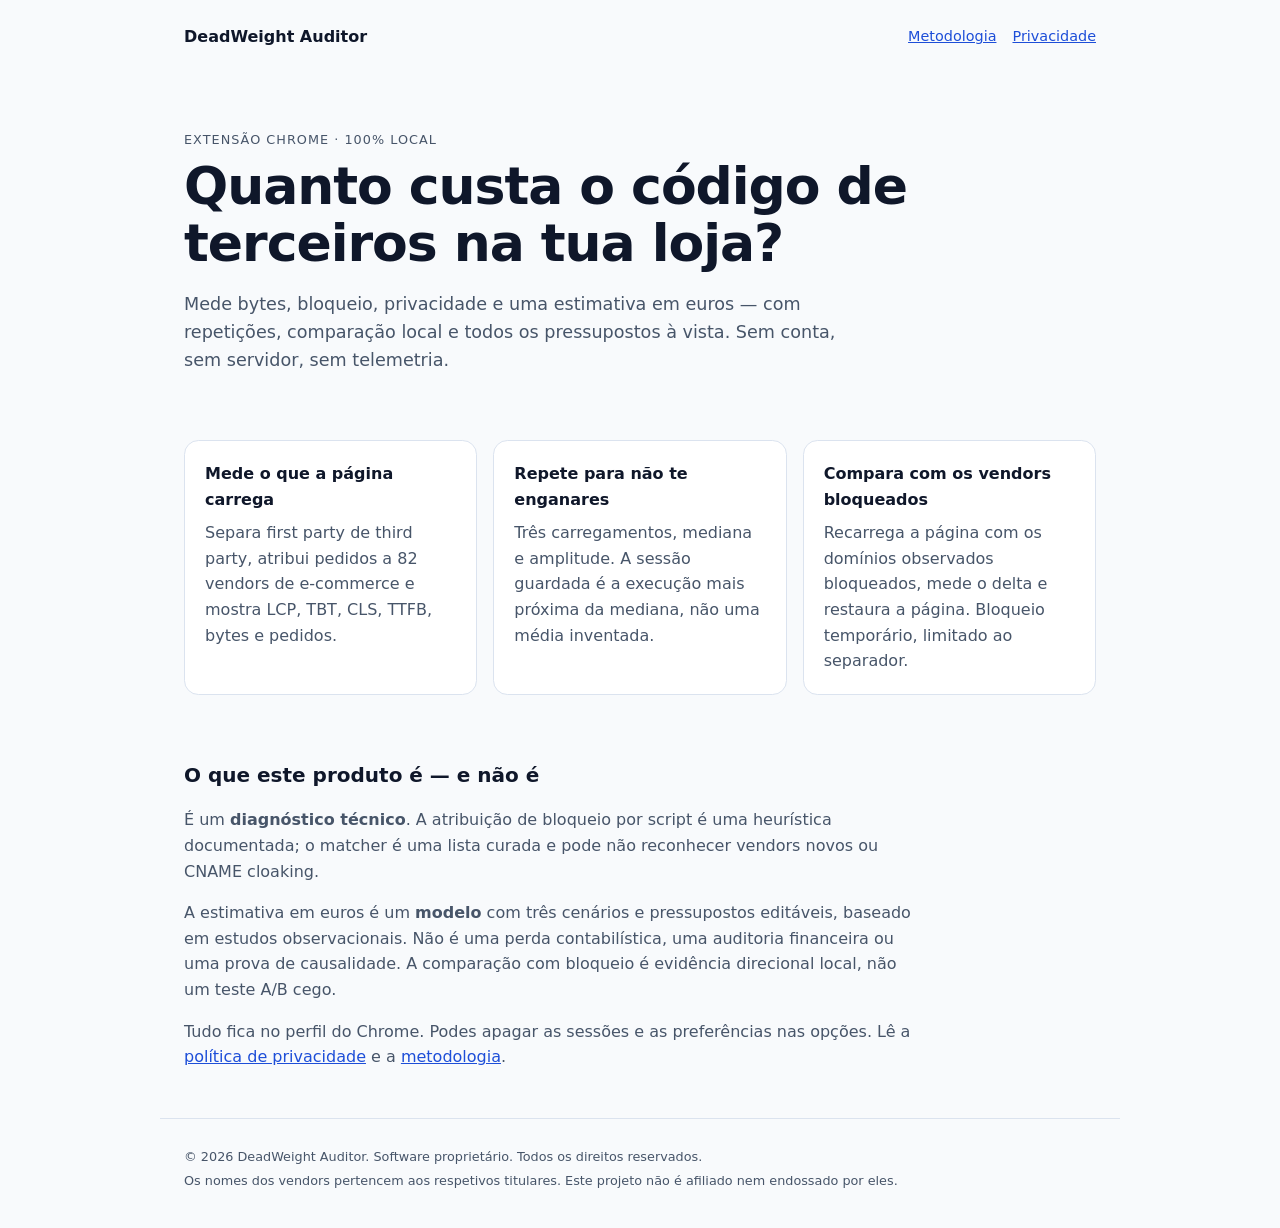
<file: index.html>
<!doctype html>
<html lang="pt-PT">
  <head>
    <meta charset="utf-8" />
    <meta name="viewport" content="width=device-width, initial-scale=1" />
    <title>DeadWeight Auditor — o custo real do código de terceiros</title>
    <meta
      name="description"
      content="Diagnóstico local do custo de scripts de terceiros em e-commerce: bytes, atraso, privacidade e uma estimativa em euros, com evidência medida."
    />
    <link rel="stylesheet" href="./styles.css" />
  </head>
  <body>
    <header class="site-header">
      <a class="brand" href="./index.html">DeadWeight Auditor</a>
      <nav aria-label="Principal">
        <a href="./methodology.html">Metodologia</a>
        <a href="./privacy.html">Privacidade</a>
      </nav>
    </header>

    <main>
      <section class="hero">
        <p class="eyebrow">Extensão Chrome · 100% local</p>
        <h1>Quanto custa o código de terceiros na tua loja?</h1>
        <p class="lede">
          Mede bytes, bloqueio, privacidade e uma estimativa em euros — com repetições, comparação
          local e todos os pressupostos à vista. Sem conta, sem servidor, sem telemetria.
        </p>
      </section>

      <section class="grid" aria-label="O que faz">
        <article class="card">
          <h2>Mede o que a página carrega</h2>
          <p>
            Separa first party de third party, atribui pedidos a 82 vendors de e-commerce e mostra
            LCP, TBT, CLS, TTFB, bytes e pedidos.
          </p>
        </article>
        <article class="card">
          <h2>Repete para não te enganares</h2>
          <p>
            Três carregamentos, mediana e amplitude. A sessão guardada é a execução mais próxima da
            mediana, não uma média inventada.
          </p>
        </article>
        <article class="card">
          <h2>Compara com os vendors bloqueados</h2>
          <p>
            Recarrega a página com os domínios observados bloqueados, mede o delta e restaura a
            página. Bloqueio temporário, limitado ao separador.
          </p>
        </article>
      </section>

      <section class="prose">
        <h2>O que este produto é — e não é</h2>
        <p>
          É um <strong>diagnóstico técnico</strong>. A atribuição de bloqueio por script é uma
          heurística documentada; o matcher é uma lista curada e pode não reconhecer vendors novos
          ou CNAME cloaking.
        </p>
        <p>
          A estimativa em euros é um <strong>modelo</strong> com três cenários e pressupostos
          editáveis, baseado em estudos observacionais. Não é uma perda contabilística, uma
          auditoria financeira ou uma prova de causalidade. A comparação com bloqueio é evidência
          direcional local, não um teste A/B cego.
        </p>
        <p>
          Tudo fica no perfil do Chrome. Podes apagar as sessões e as preferências nas opções. Lê a
          <a href="./privacy.html">política de privacidade</a> e a
          <a href="./methodology.html">metodologia</a>.
        </p>
      </section>
    </main>

    <footer class="site-footer">
      <p>© 2026 DeadWeight Auditor. Software proprietário. Todos os direitos reservados.</p>
      <p class="muted">
        Os nomes dos vendors pertencem aos respetivos titulares. Este projeto não é afiliado nem
        endossado por eles.
      </p>
    </footer>
  </body>
</html>
</file>
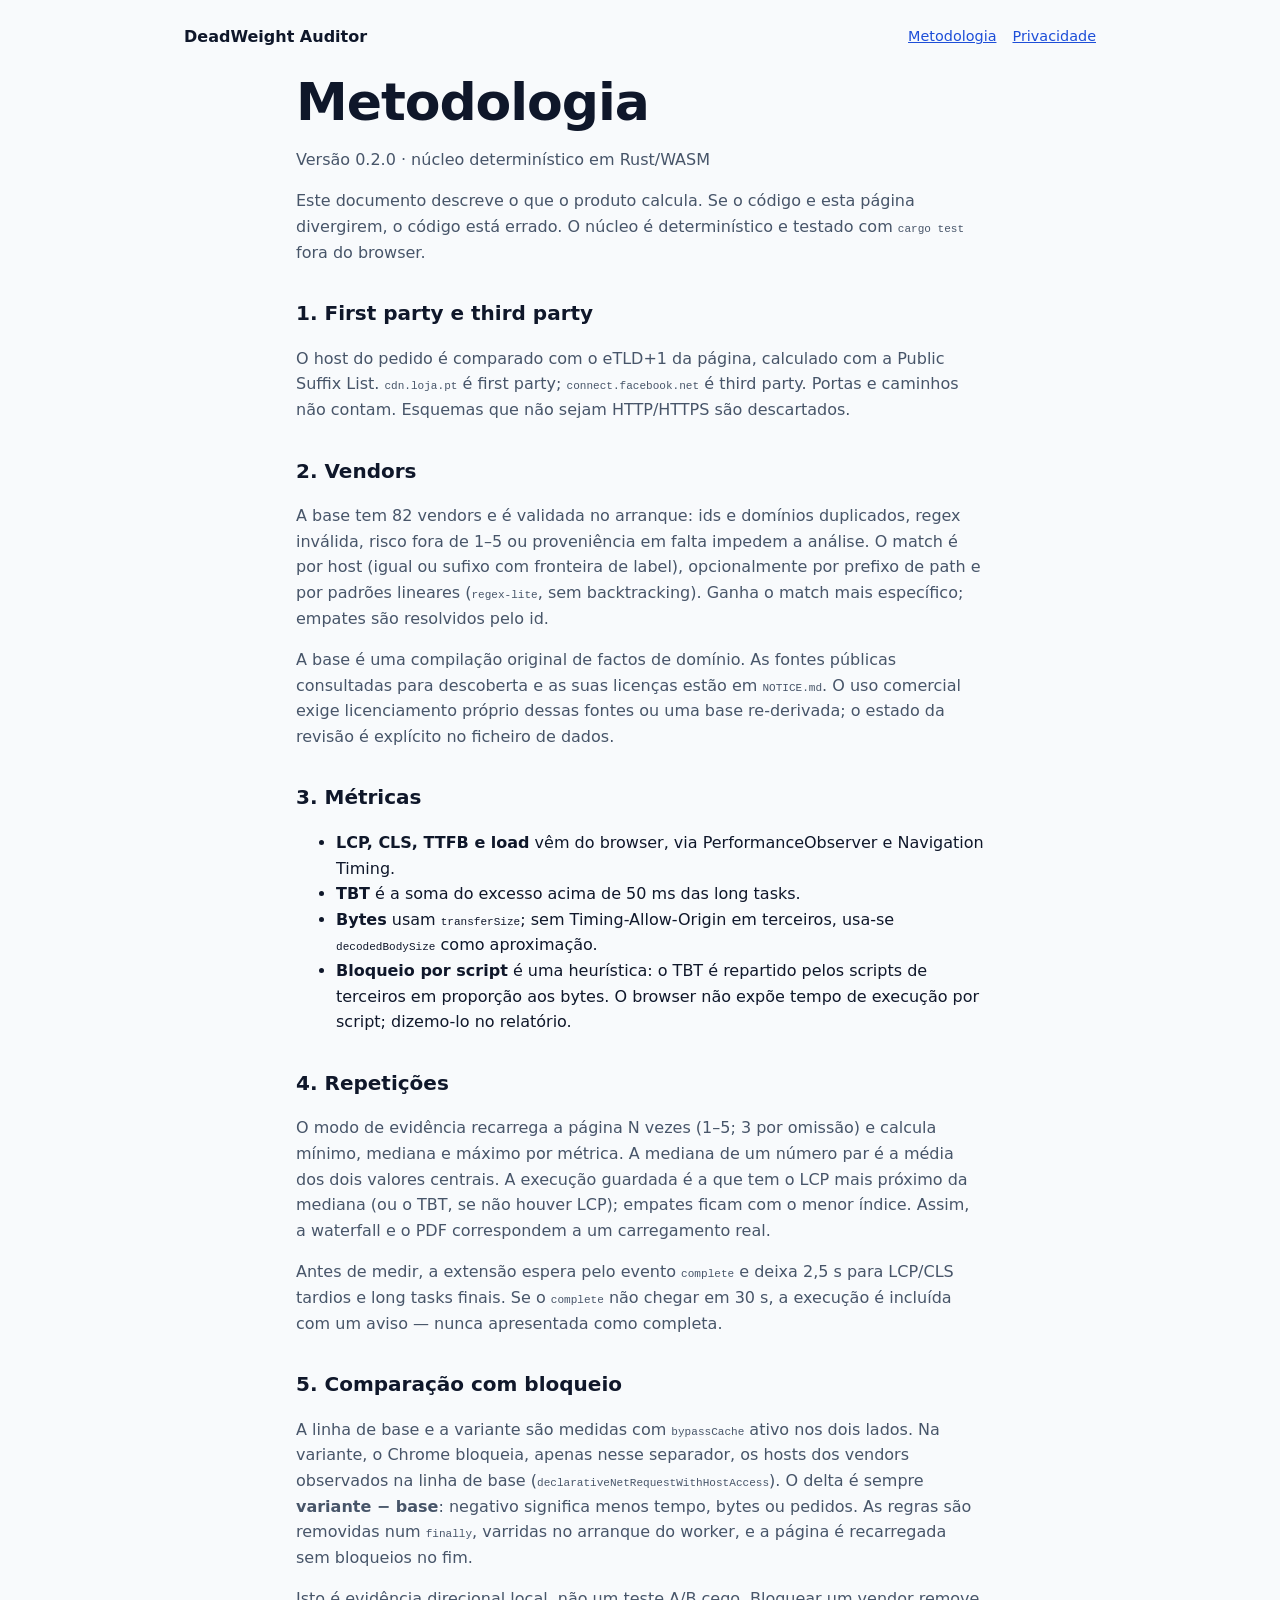
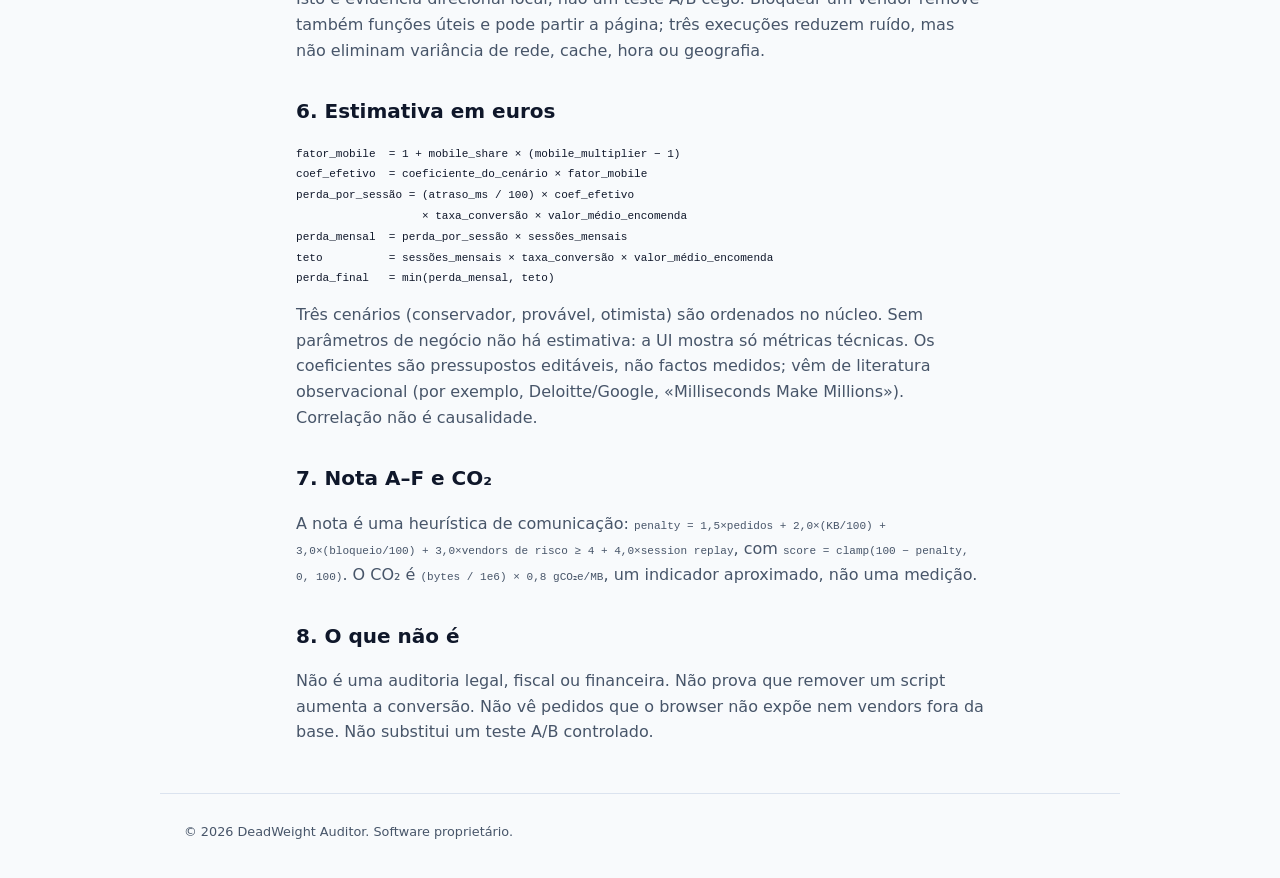
<file: methodology.html>
<!doctype html>
<html lang="pt-PT">
  <head>
    <meta charset="utf-8" />
    <meta name="viewport" content="width=device-width, initial-scale=1" />
    <title>Metodologia — DeadWeight Auditor</title>
    <meta
      name="description"
      content="Como o DeadWeight Auditor classifica pedidos, mede repetições, compara com bloqueio e calcula a estimativa em euros."
    />
    <link rel="stylesheet" href="./styles.css" />
  </head>
  <body>
    <header class="site-header">
      <a class="brand" href="./index.html">DeadWeight Auditor</a>
      <nav aria-label="Principal">
        <a href="./methodology.html" aria-current="page">Metodologia</a>
        <a href="./privacy.html">Privacidade</a>
      </nav>
    </header>

    <main class="prose">
      <h1>Metodologia</h1>
      <p class="muted">Versão 0.2.0 · núcleo determinístico em Rust/WASM</p>

      <p>
        Este documento descreve o que o produto calcula. Se o código e esta página divergirem, o
        código está errado. O núcleo é determinístico e testado com <code>cargo test</code> fora do
        browser.
      </p>

      <h2>1. First party e third party</h2>
      <p>
        O host do pedido é comparado com o eTLD+1 da página, calculado com a Public Suffix List.
        <code>cdn.loja.pt</code> é first party; <code>connect.facebook.net</code> é third party.
        Portas e caminhos não contam. Esquemas que não sejam HTTP/HTTPS são descartados.
      </p>

      <h2>2. Vendors</h2>
      <p>
        A base tem 82 vendors e é validada no arranque: ids e domínios duplicados, regex inválida,
        risco fora de 1–5 ou proveniência em falta impedem a análise. O match é por host (igual ou
        sufixo com fronteira de label), opcionalmente por prefixo de path e por padrões lineares
        (<code>regex-lite</code>, sem backtracking). Ganha o match mais específico; empates são
        resolvidos pelo id.
      </p>
      <p>
        A base é uma compilação original de factos de domínio. As fontes públicas consultadas para
        descoberta e as suas licenças estão em
        <code>NOTICE.md</code>. O uso comercial exige licenciamento próprio dessas fontes ou uma
        base re-derivada; o estado da revisão é explícito no ficheiro de dados.
      </p>

      <h2>3. Métricas</h2>
      <ul>
        <li>
          <strong>LCP, CLS, TTFB e load</strong> vêm do browser, via PerformanceObserver e
          Navigation Timing.
        </li>
        <li><strong>TBT</strong> é a soma do excesso acima de 50 ms das long tasks.</li>
        <li>
          <strong>Bytes</strong> usam <code>transferSize</code>; sem Timing-Allow-Origin em
          terceiros, usa-se <code>decodedBodySize</code> como aproximação.
        </li>
        <li>
          <strong>Bloqueio por script</strong> é uma heurística: o TBT é repartido pelos scripts de
          terceiros em proporção aos bytes. O browser não expõe tempo de execução por script;
          dizemo-lo no relatório.
        </li>
      </ul>

      <h2>4. Repetições</h2>
      <p>
        O modo de evidência recarrega a página N vezes (1–5; 3 por omissão) e calcula mínimo,
        mediana e máximo por métrica. A mediana de um número par é a média dos dois valores
        centrais. A execução guardada é a que tem o LCP mais próximo da mediana (ou o TBT, se não
        houver LCP); empates ficam com o menor índice. Assim, a waterfall e o PDF correspondem a um
        carregamento real.
      </p>
      <p>
        Antes de medir, a extensão espera pelo evento <code>complete</code> e deixa 2,5 s para
        LCP/CLS tardios e long tasks finais. Se o <code>complete</code> não chegar em 30 s, a
        execução é incluída com um aviso — nunca apresentada como completa.
      </p>

      <h2>5. Comparação com bloqueio</h2>
      <p>
        A linha de base e a variante são medidas com <code>bypassCache</code>
        ativo nos dois lados. Na variante, o Chrome bloqueia, apenas nesse separador, os hosts dos
        vendors observados na linha de base (<code>declarativeNetRequestWithHostAccess</code>). O
        delta é sempre
        <strong>variante − base</strong>: negativo significa menos tempo, bytes ou pedidos. As
        regras são removidas num <code>finally</code>, varridas no arranque do worker, e a página é
        recarregada sem bloqueios no fim.
      </p>
      <p>
        Isto é evidência direcional local, não um teste A/B cego. Bloquear um vendor remove também
        funções úteis e pode partir a página; três execuções reduzem ruído, mas não eliminam
        variância de rede, cache, hora ou geografia.
      </p>

      <h2>6. Estimativa em euros</h2>
      <pre><code>fator_mobile  = 1 + mobile_share × (mobile_multiplier − 1)
coef_efetivo  = coeficiente_do_cenário × fator_mobile
perda_por_sessão = (atraso_ms / 100) × coef_efetivo
                   × taxa_conversão × valor_médio_encomenda
perda_mensal  = perda_por_sessão × sessões_mensais
teto          = sessões_mensais × taxa_conversão × valor_médio_encomenda
perda_final   = min(perda_mensal, teto)</code></pre>
      <p>
        Três cenários (conservador, provável, otimista) são ordenados no núcleo. Sem parâmetros de
        negócio não há estimativa: a UI mostra só métricas técnicas. Os coeficientes são
        pressupostos editáveis, não factos medidos; vêm de literatura observacional (por exemplo,
        Deloitte/Google, «Milliseconds Make Millions»). Correlação não é causalidade.
      </p>

      <h2>7. Nota A–F e CO₂</h2>
      <p>
        A nota é uma heurística de comunicação:
        <code
          >penalty = 1,5×pedidos + 2,0×(KB/100) + 3,0×(bloqueio/100) + 3,0×vendors de risco ≥ 4 +
          4,0×session replay</code
        >, com <code>score = clamp(100 − penalty, 0, 100)</code>. O CO₂ é
        <code>(bytes / 1e6) × 0,8 gCO₂e/MB</code>, um indicador aproximado, não uma medição.
      </p>

      <h2>8. O que não é</h2>
      <p>
        Não é uma auditoria legal, fiscal ou financeira. Não prova que remover um script aumenta a
        conversão. Não vê pedidos que o browser não expõe nem vendors fora da base. Não substitui um
        teste A/B controlado.
      </p>
    </main>

    <footer class="site-footer">
      <p>© 2026 DeadWeight Auditor. Software proprietário.</p>
    </footer>
  </body>
</html>
</file>
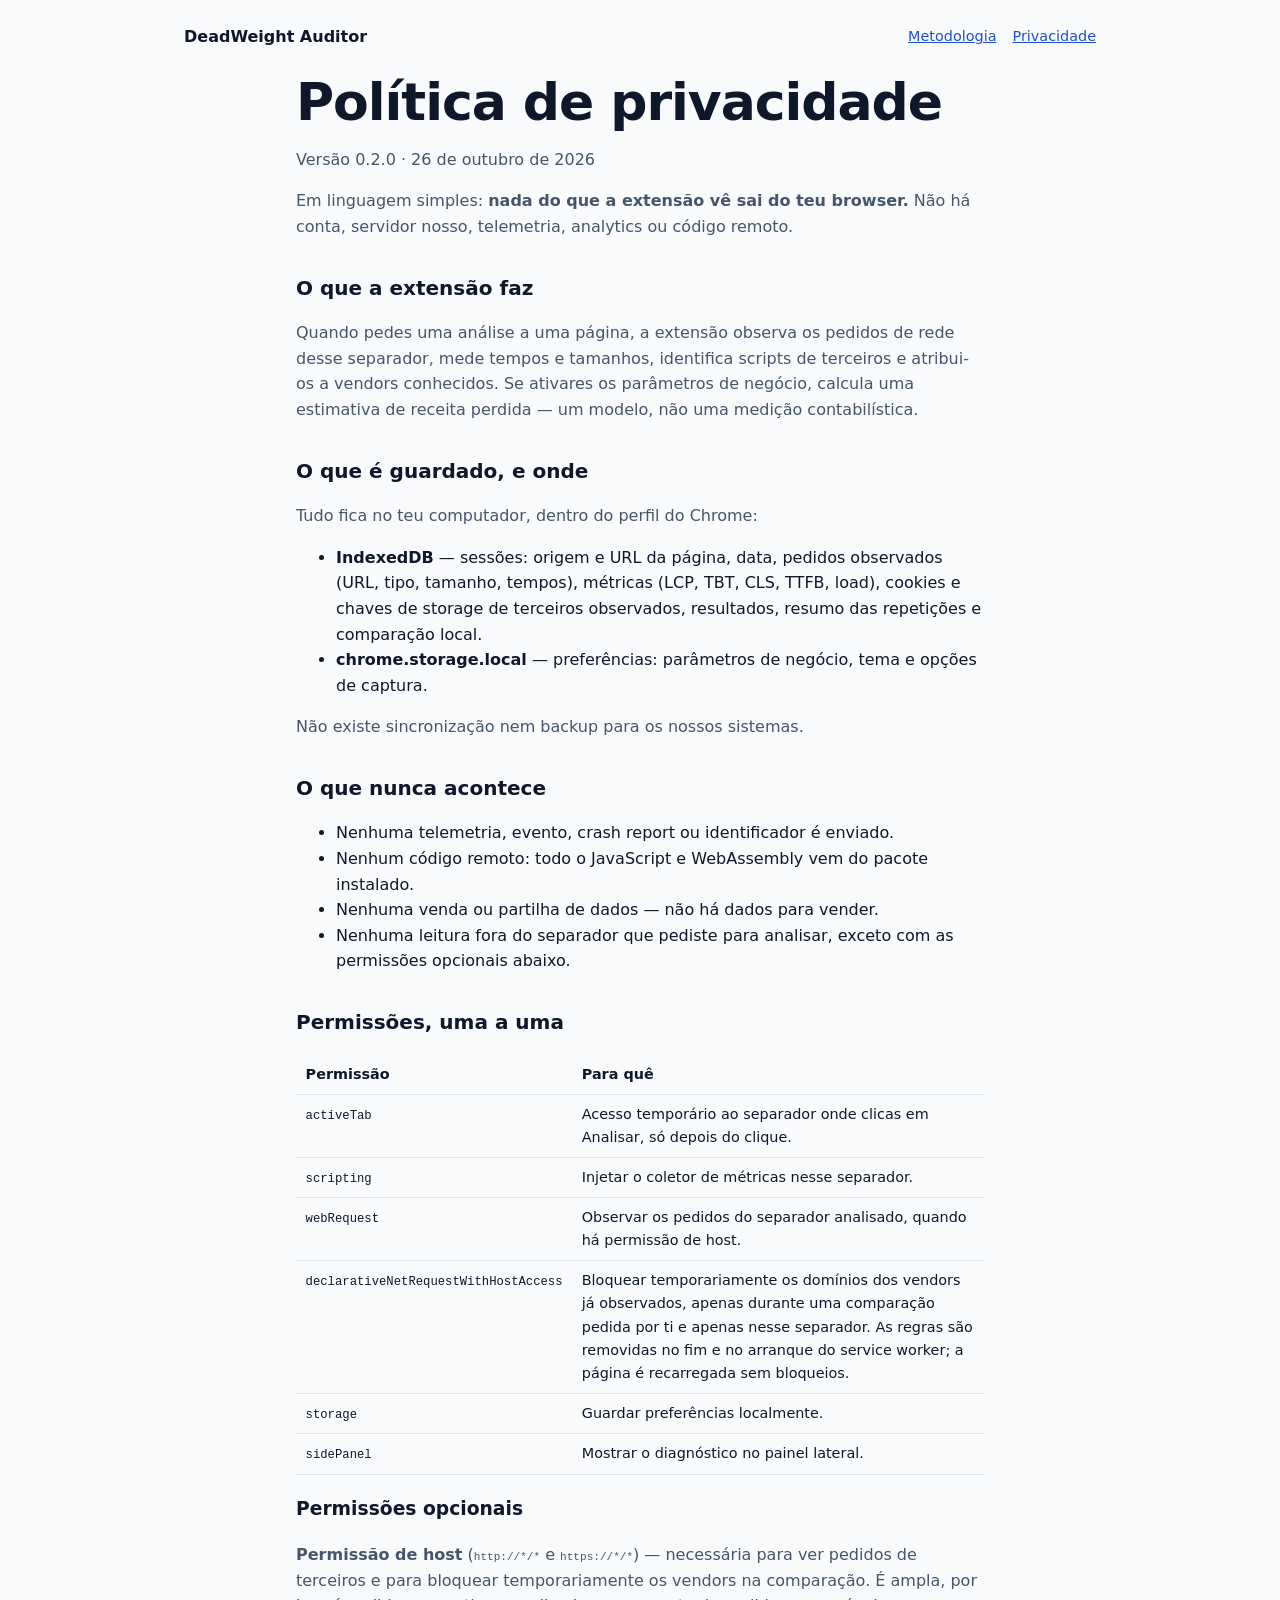
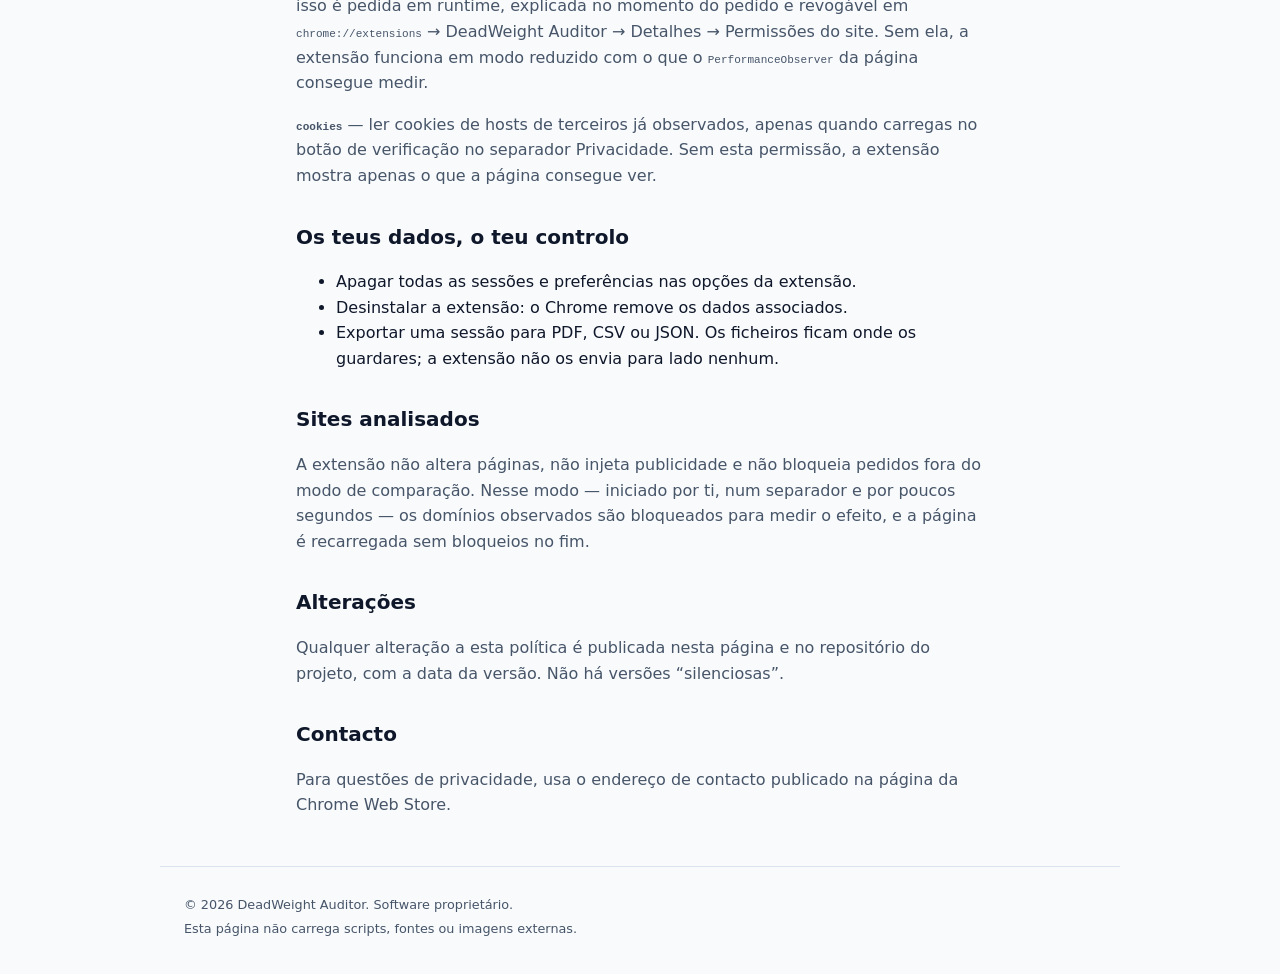
<file: privacy.html>
<!doctype html>
<html lang="pt-PT">
  <head>
    <meta charset="utf-8" />
    <meta name="viewport" content="width=device-width, initial-scale=1" />
    <title>Política de privacidade — DeadWeight Auditor</title>
    <meta
      name="description"
      content="Política de privacidade do DeadWeight Auditor: tudo fica no browser, sem telemetria, sem servidor, sem código remoto."
    />
    <link rel="stylesheet" href="./styles.css" />
  </head>
  <body>
    <header class="site-header">
      <a class="brand" href="./index.html">DeadWeight Auditor</a>
      <nav aria-label="Principal">
        <a href="./methodology.html">Metodologia</a>
        <a href="./privacy.html" aria-current="page">Privacidade</a>
      </nav>
    </header>

    <main class="prose">
      <h1>Política de privacidade</h1>
      <p class="muted">Versão 0.2.0 · 26 de outubro de 2026</p>

      <p>
        Em linguagem simples: <strong>nada do que a extensão vê sai do teu browser.</strong> Não há
        conta, servidor nosso, telemetria, analytics ou código remoto.
      </p>

      <h2>O que a extensão faz</h2>
      <p>
        Quando pedes uma análise a uma página, a extensão observa os pedidos de rede desse
        separador, mede tempos e tamanhos, identifica scripts de terceiros e atribui-os a vendors
        conhecidos. Se ativares os parâmetros de negócio, calcula uma estimativa de receita perdida
        — um modelo, não uma medição contabilística.
      </p>

      <h2>O que é guardado, e onde</h2>
      <p>Tudo fica no teu computador, dentro do perfil do Chrome:</p>
      <ul>
        <li>
          <strong>IndexedDB</strong> — sessões: origem e URL da página, data, pedidos observados
          (URL, tipo, tamanho, tempos), métricas (LCP, TBT, CLS, TTFB, load), cookies e chaves de
          storage de terceiros observados, resultados, resumo das repetições e comparação local.
        </li>
        <li>
          <strong>chrome.storage.local</strong> — preferências: parâmetros de negócio, tema e opções
          de captura.
        </li>
      </ul>
      <p>Não existe sincronização nem backup para os nossos sistemas.</p>

      <h2>O que nunca acontece</h2>
      <ul>
        <li>Nenhuma telemetria, evento, crash report ou identificador é enviado.</li>
        <li>Nenhum código remoto: todo o JavaScript e WebAssembly vem do pacote instalado.</li>
        <li>Nenhuma venda ou partilha de dados — não há dados para vender.</li>
        <li>
          Nenhuma leitura fora do separador que pediste para analisar, exceto com as permissões
          opcionais abaixo.
        </li>
      </ul>

      <h2>Permissões, uma a uma</h2>
      <table>
        <thead>
          <tr>
            <th>Permissão</th>
            <th>Para quê</th>
          </tr>
        </thead>
        <tbody>
          <tr>
            <td><code>activeTab</code></td>
            <td>Acesso temporário ao separador onde clicas em Analisar, só depois do clique.</td>
          </tr>
          <tr>
            <td><code>scripting</code></td>
            <td>Injetar o coletor de métricas nesse separador.</td>
          </tr>
          <tr>
            <td><code>webRequest</code></td>
            <td>Observar os pedidos do separador analisado, quando há permissão de host.</td>
          </tr>
          <tr>
            <td><code>declarativeNetRequestWithHostAccess</code></td>
            <td>
              Bloquear temporariamente os domínios dos vendors já observados, apenas durante uma
              comparação pedida por ti e apenas nesse separador. As regras são removidas no fim e no
              arranque do service worker; a página é recarregada sem bloqueios.
            </td>
          </tr>
          <tr>
            <td><code>storage</code></td>
            <td>Guardar preferências localmente.</td>
          </tr>
          <tr>
            <td><code>sidePanel</code></td>
            <td>Mostrar o diagnóstico no painel lateral.</td>
          </tr>
        </tbody>
      </table>

      <h3>Permissões opcionais</h3>
      <p>
        <strong>Permissão de host</strong> (<code>http://*/*</code> e <code>https://*/*</code>) —
        necessária para ver pedidos de terceiros e para bloquear temporariamente os vendors na
        comparação. É ampla, por isso é pedida em runtime, explicada no momento do pedido e
        revogável em <code>chrome://extensions</code> → DeadWeight Auditor → Detalhes → Permissões
        do site. Sem ela, a extensão funciona em modo reduzido com o que o
        <code>PerformanceObserver</code> da página consegue medir.
      </p>
      <p>
        <strong><code>cookies</code></strong> — ler cookies de hosts de terceiros já observados,
        apenas quando carregas no botão de verificação no separador Privacidade. Sem esta permissão,
        a extensão mostra apenas o que a página consegue ver.
      </p>

      <h2>Os teus dados, o teu controlo</h2>
      <ul>
        <li>Apagar todas as sessões e preferências nas opções da extensão.</li>
        <li>Desinstalar a extensão: o Chrome remove os dados associados.</li>
        <li>
          Exportar uma sessão para PDF, CSV ou JSON. Os ficheiros ficam onde os guardares; a
          extensão não os envia para lado nenhum.
        </li>
      </ul>

      <h2>Sites analisados</h2>
      <p>
        A extensão não altera páginas, não injeta publicidade e não bloqueia pedidos fora do modo de
        comparação. Nesse modo — iniciado por ti, num separador e por poucos segundos — os domínios
        observados são bloqueados para medir o efeito, e a página é recarregada sem bloqueios no
        fim.
      </p>

      <h2>Alterações</h2>
      <p>
        Qualquer alteração a esta política é publicada nesta página e no repositório do projeto, com
        a data da versão. Não há versões “silenciosas”.
      </p>

      <h2>Contacto</h2>
      <p>
        Para questões de privacidade, usa o endereço de contacto publicado na página da Chrome Web
        Store.
      </p>
    </main>

    <footer class="site-footer">
      <p>© 2026 DeadWeight Auditor. Software proprietário.</p>
      <p class="muted">Esta página não carrega scripts, fontes ou imagens externas.</p>
    </footer>
  </body>
</html>
</file>
<file: styles.css>
:root {
  color-scheme: light dark;
  --bg: #f8fafc;
  --ink: #0f172a;
  --muted: #475569;
  --accent: #1d4ed8;
  --card: #ffffff;
  --line: #dbe3ef;
}

@media (prefers-color-scheme: dark) {
  :root {
    --bg: #0b1120;
    --ink: #e2e8f0;
    --muted: #94a3b8;
    --accent: #93c5fd;
    --card: #111c33;
    --line: #1e293b;
  }
}

* {
  box-sizing: border-box;
}

body {
  margin: 0;
  background: var(--bg);
  color: var(--ink);
  font-family:
    ui-sans-serif,
    system-ui,
    -apple-system,
    'Segoe UI',
    Roboto,
    sans-serif;
  line-height: 1.6;
}

a {
  color: var(--accent);
}

.site-header,
.site-footer,
main {
  max-width: 60rem;
  margin: 0 auto;
  padding: 0 1.5rem;
}

.site-header {
  display: flex;
  flex-wrap: wrap;
  gap: 1rem;
  align-items: center;
  justify-content: space-between;
  padding-top: 1.5rem;
  padding-bottom: 1rem;
}

.brand {
  font-weight: 700;
  text-decoration: none;
  color: var(--ink);
}

.site-header nav {
  display: flex;
  gap: 1rem;
  font-size: 0.9rem;
}

.hero {
  padding: 4rem 0 2rem;
}

.eyebrow {
  margin: 0;
  font-size: 0.8rem;
  letter-spacing: 0.08em;
  text-transform: uppercase;
  color: var(--muted);
}

h1 {
  margin: 0.5rem 0 1rem;
  font-size: clamp(2rem, 5vw, 3.25rem);
  line-height: 1.1;
  letter-spacing: -0.02em;
}

h2 {
  margin-top: 2rem;
  font-size: 1.25rem;
}

.lede {
  max-width: 42rem;
  font-size: 1.1rem;
  color: var(--muted);
}

.grid {
  display: grid;
  grid-template-columns: repeat(auto-fit, minmax(16rem, 1fr));
  gap: 1rem;
  padding: 1rem 0 2rem;
}

.card {
  background: var(--card);
  border: 1px solid var(--line);
  border-radius: 0.9rem;
  padding: 1.25rem;
}

.card h2 {
  margin: 0 0 0.5rem;
  font-size: 1rem;
}

.card p,
.prose p {
  margin: 0;
  color: var(--muted);
}

.prose {
  max-width: 46rem;
  padding-bottom: 3rem;
}

.prose p + p {
  margin-top: 1rem;
}

.site-footer {
  border-top: 1px solid var(--line);
  padding-top: 1.5rem;
  padding-bottom: 2rem;
  font-size: 0.8rem;
  color: var(--muted);
}

.site-footer p {
  margin: 0.25rem 0;
}

.muted {
  color: var(--muted);
}

table {
  border-collapse: collapse;
  width: 100%;
  font-size: 0.9rem;
  margin: 1rem 0;
}

th,
td {
  border-bottom: 1px solid var(--line);
  padding: 0.5rem 0.6rem;
  text-align: left;
  vertical-align: top;
}

code {
  font-size: 0.85em;
}
</file>
